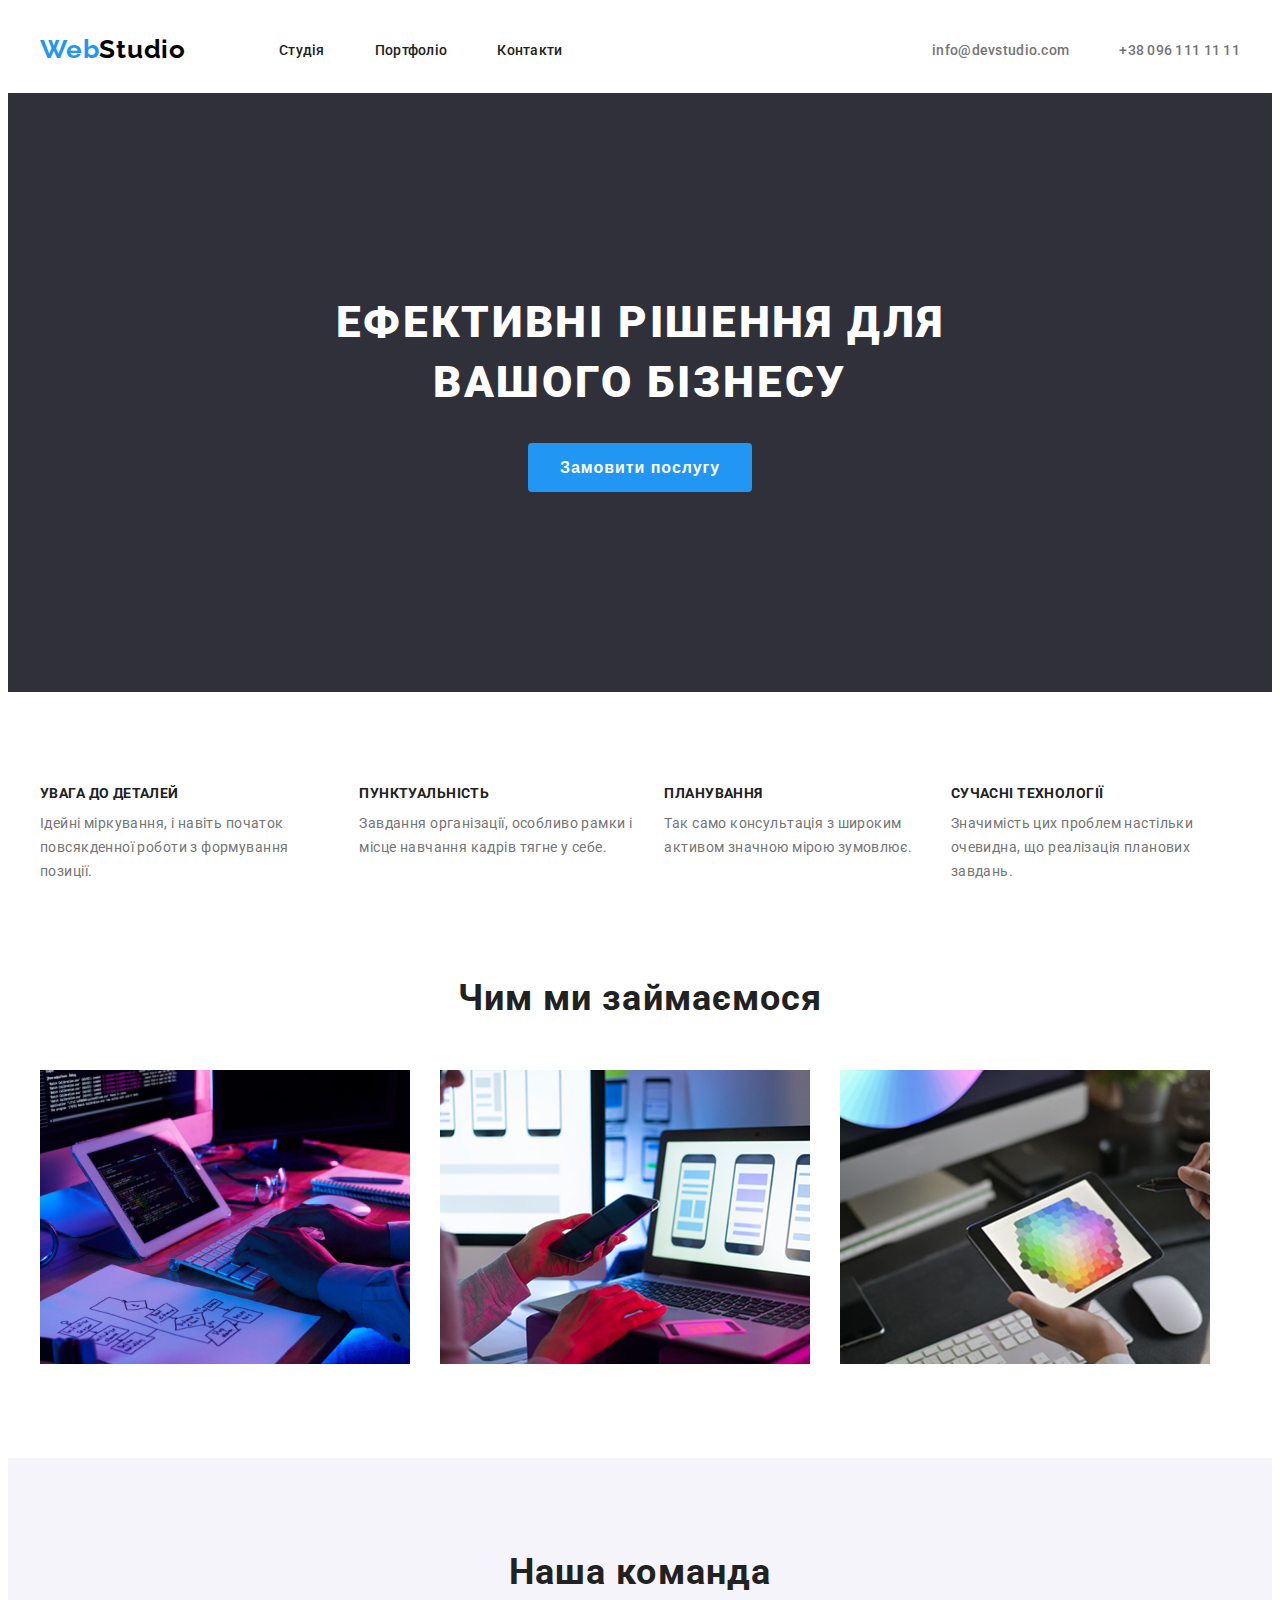
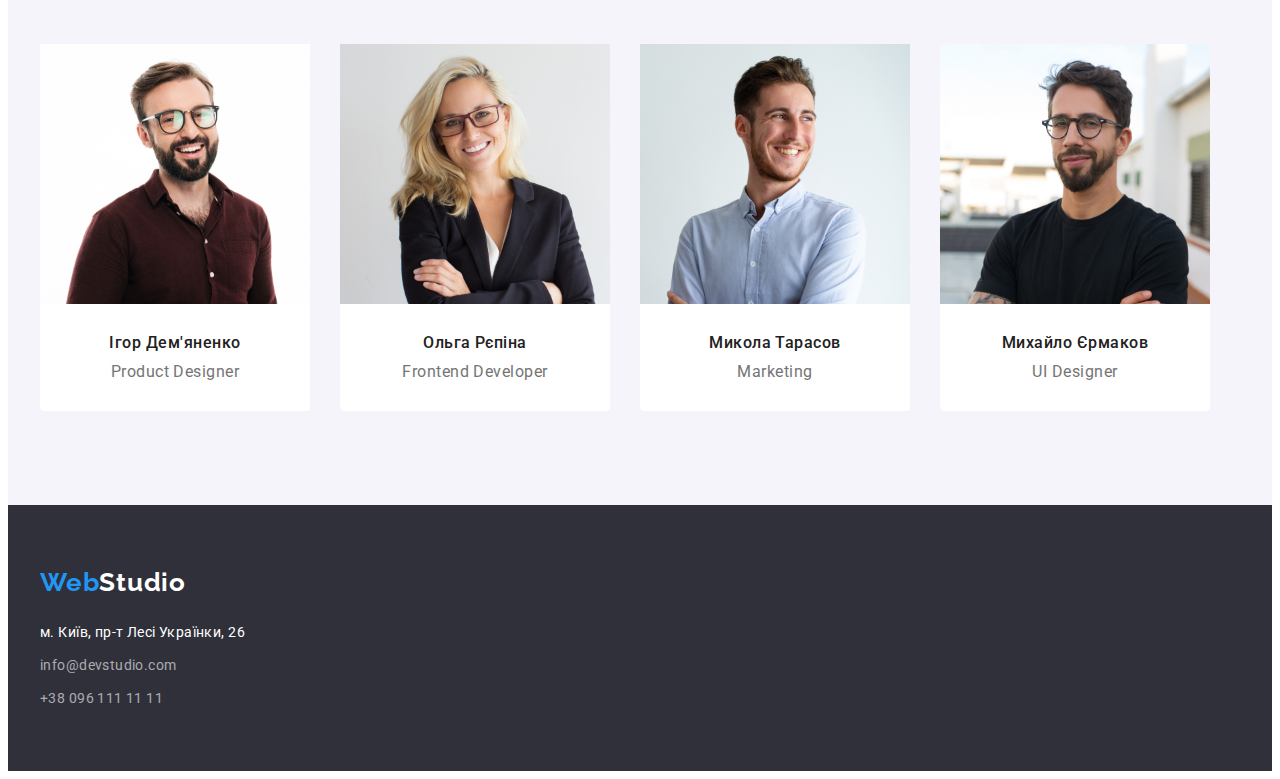
<file: index.html>
<!DOCTYPE html>
<html lang="uk">
<head>
    <meta charset="UTF-8">
    <meta name="viewport" content="width=device-width, initial-scale=1.0">
    <title>WebStudio</title>
    <link rel="stylesheet" href="https://cdnjs.cloudflare.com/ajax/libs/modern-normalize/3.0.1/modern-normalize.min.css" integrity="sha512-q6WgHqiHlKyOqslT/lgBgodhd03Wp4BEqKeW6nNtlOY4quzyG3VoQKFrieaCeSnuVseNKRGpGeDU3qPmabCANg==" crossorigin="anonymous" referrerpolicy="no-referrer" />
    <link rel="preconnect" href="https://fonts.googleapis.com">
    <link rel="preconnect" href="https://fonts.gstatic.com" crossorigin>
    <link href="https://fonts.googleapis.com/css2?family=Raleway:ital,wght@0,100..900;1,100..900&family=Roboto:ital,wght@0,100..900;1,100..900&display=swap" rel="stylesheet">
    <link rel="stylesheet" href="./css/reset.css">
    <link rel="stylesheet" href="./css/style.css">
</head>
<body class="body">
    <header class="header">
        <div class="container header-box">
            <a class="header-logo" href="./index.html" lang="en">Web<span class="header-color">Studio</span></a>
            <nav class="header-nav">
                <ul class="header-list">
                    <li class="header-item"><a class="header-link" href="./index.html">Студія</a></li>
                    <li class="header-item"><a class="header-link" href="./pages/portafolio.html">Портфоліо</a></li>
                    <li class="header-item"><a class="header-link" href="#">Контакти</a></li>
                </ul>
            </nav>
            <ul class="header-items">
                <li class="header-element"><a class="header-content" href="mailto:info@devstudio.com">info@devstudio.com</a></li>
                <li class="header-element"><a class="header-content" href="tel:+38 096 111 11 11">+38 096 111 11 11</a></li>
            </ul>
        </div>
    </header>
    <main class="main">
        <!-- hero -->
       <section class="hero">
            <div class="container hero-box">
                <h1 class="hero-title">Ефективні рішення для вашого бізнесу</h1>
                <button class="hero-btn" type="button">Замовити послугу</button> 
            </div>
       </section> 
       <!-- attention -->
       <section class="attention">
            <div class="container">
                <ul class="attention-list">
                    <li class="attention-item">
                        <h2 class="attention-title">УВАГА ДО ДЕТАЛЕЙ</h2>
                        <p class="attention-text">Ідейні міркування, і навіть початок повсякденної роботи з формування позиції.</p>
                    </li>
                    <li class="attention-item">
                        <h2 class="attention-title">ПУНКТУАЛЬНІСТЬ</h2>
                        <p class="attention-text">Завдання організації, особливо рамки і місце навчання кадрів тягне у себе.</p>
                    </li>
                    <li class="attention-item">
                        <h2 class="attention-title">ПЛАНУВАННЯ</h2>
                        <p class="attention-text">Так само консультація з широким активом значною мірою зумовлює.</p>
                    </li>
                    <li class="attention-item">
                        <h2 class="attention-title">СУЧАСНІ ТЕХНОЛОГІЇ</h2>
                        <p class="attention-text">Значимість цих проблем настільки очевидна, що реалізація планових завдань.</p>
                    </li>
                </ul>
            </div>
       </section>
       <!-- whereby -->
       <section class="whereby">
            <div class="container">
                <h2 class="whereby-title">Чим ми займаємося</h2>
                <ul class="whereby-list">
                    <li class="whereby-item"><img src="./img/box1.jpg" alt="розробка"></li>
                    <li class="whereby-item"><img src="./img/img.jpg" alt="адаптивність"></li>
                    <li class="whereby-item"><img src="./img/box3.jpg" alt="дезайн"></li>
                </ul>
            </div>
       </section>
       <!-- our -->
       <section class="our">
        <div class="container">
                <h2 class="our-title">Наша команда</h2>
                <ul class="our-list"> 
                    <li class="our-item">
                        <img class="our-img" src="./img/man1.jpg" alt="Ігор Дем'яненко">
                        <div class="our-wrapper">
                            <h3 class="our-subtitle">Ігор Дем'яненко</h3>
                            <p class="our-text" lang="en">Product Designer</p>
                        </div>
                    </li>
                    <li class="our-item">
                        <img class="our-img" src="./img/man2.jpg" alt="Ольга Рєпіна">
                        <div class="our-wrapper">
                            <h3 class="our-subtitle">Ольга Рєпіна</h3>
                            <p class="our-text" lang="en">Frontend Developer</p>
                        </div>
                    </li>
                    <li class="our-item">
                        <img class="our-img" src="./img/man3.jpg" alt="Микола Тарасов">
                        <div class="our-wrapper">
                            <h3 class="our-subtitle">Микола Тарасов</h3>
                            <p class="our-text" lang="en">Marketing</p>
                        </div>
                    </li>
                    <li class="our-item">
                        <img class="our-img" src="./img/man4.jpg" alt="Михайло Єрмаков">
                        <div class="our-wrapper">
                            <h3 class="our-subtitle">Михайло Єрмаков</h3>
                            <p class="our-text" lang="en">UI Designer</p>
                        </div>
                    </li>
                </ul>
            </div>
       </section>
    </main>
    <footer class="footer">
        <div class="container">
            <a class="footer-logo" lang="en" href="./index.html">Web<span class="footer-color">Studio</span></a>
            <address class="footer-location">
                <ul class="footer-list">
                    <li class="footer-item"><a class="footer-link" lang="en" href="https://www.google.com/maps/search/%D0%BC.+%D0%9A%D0%B8%D1%97%D0%B2,+%D0%BF%D1%80-%D1%82+%D0%9B%D0%B5%D1%81%D1%96+%D0%A3%D0%BA%D1%80%D0%B0%D1%97%D0%BD%D0%BA%D0%B8,+26/@50.4729106,30.4060483,12z/data=!3m1!4b1?entry=ttu&g_ep=EgoyMDI1MDIxMi4wIKXMDSoASAFQAw%3D%3D">м. Київ, пр-т Лесі Українки, 26</a></li>
                    <li class="footer-item"><a class="footer-link" lang="en" href="mailto:info@devstudio.com">info@devstudio.com</a></li>
                    <li class="footer-item"><a class="footer-link" href="tel:+380961111111">+38 096 111 11 11</a></li>
                </ul>
            </address>
        </div>
    </footer>
</body>
</html>
</file>
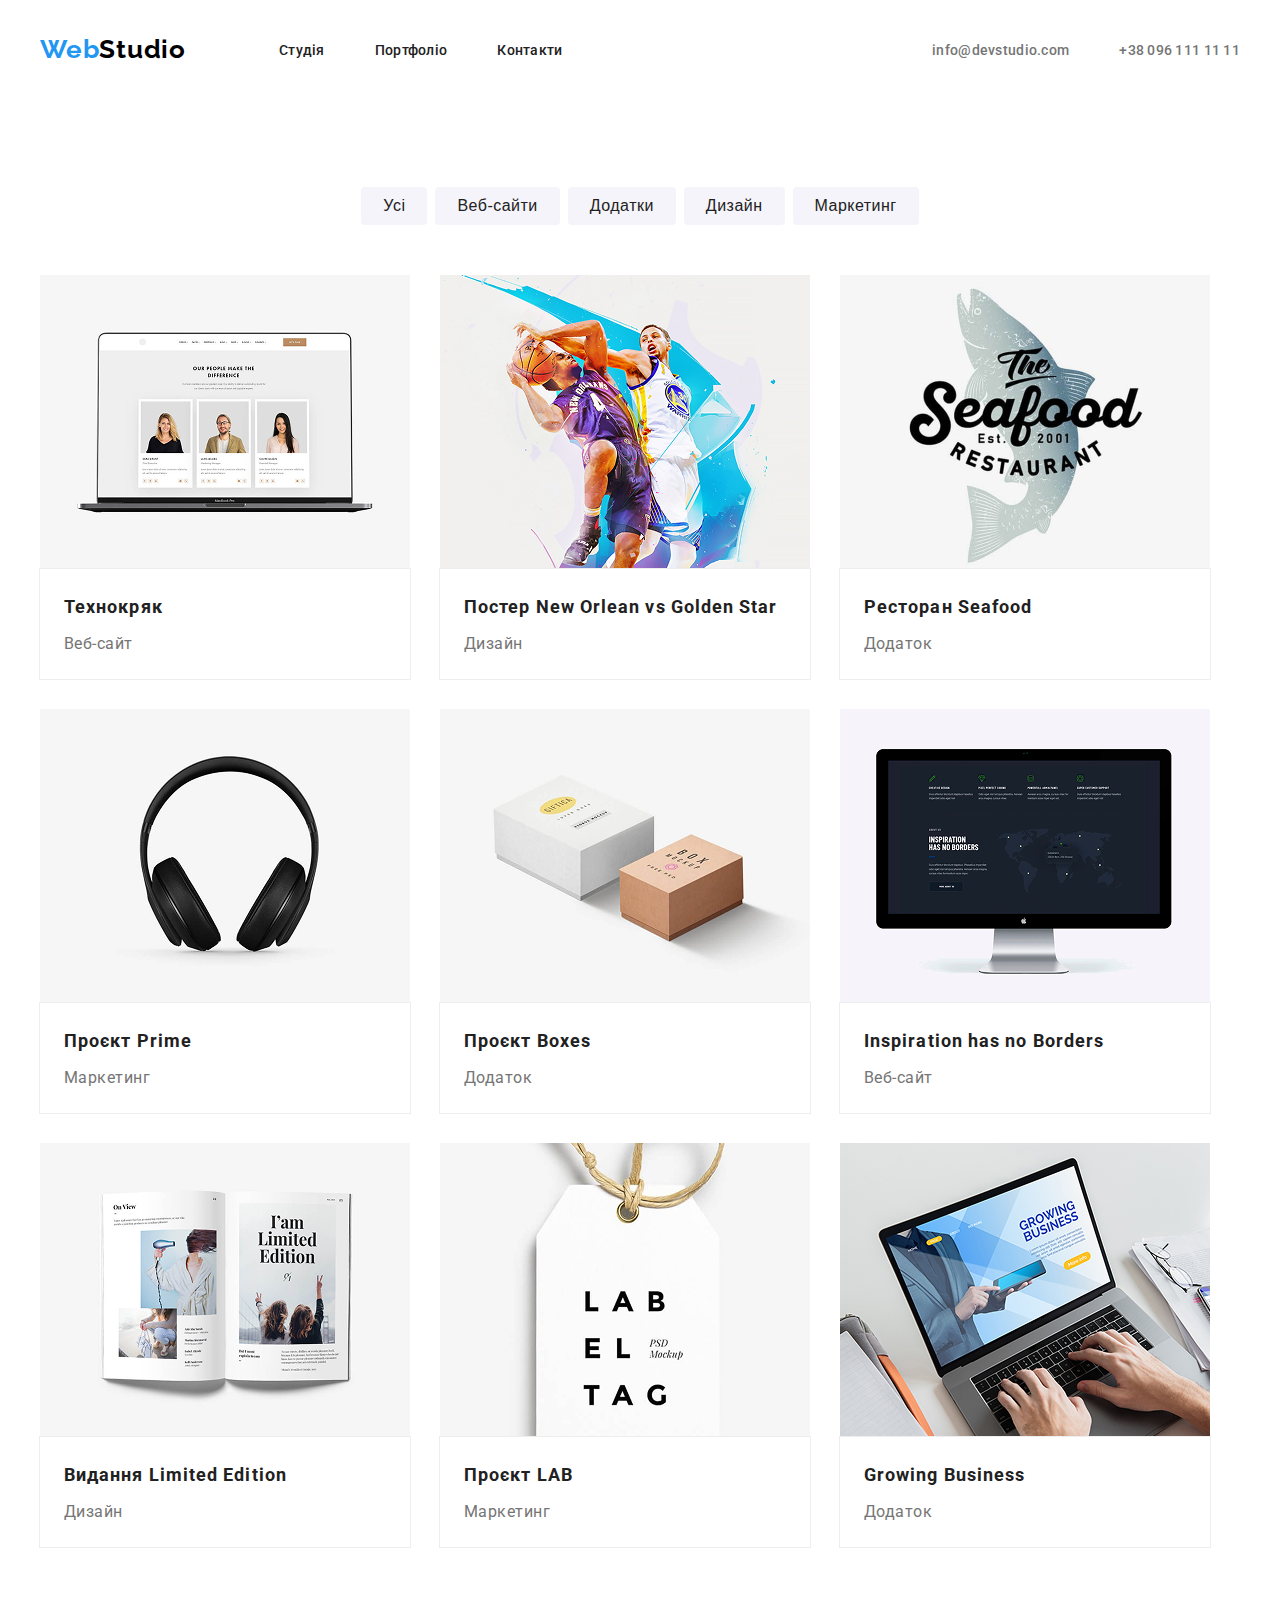
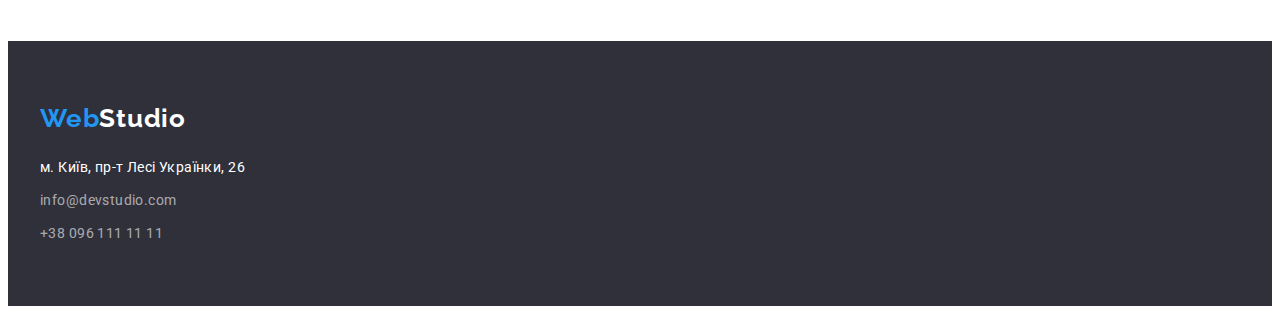
<file: pages/portafolio.html>
<!DOCTYPE html>
<html lang="uk">
<head>
    <meta charset="UTF-8">
    <meta name="viewport" content="width=device-width, initial-scale=1.0">
    <title lang="en">WebStudio</title>
    <link rel="stylesheet" href="https://cdnjs.cloudflare.com/ajax/libs/modern-normalize/3.0.1/modern-normalize.min.css" integrity="sha512-q6WgHqiHlKyOqslT/lgBgodhd03Wp4BEqKeW6nNtlOY4quzyG3VoQKFrieaCeSnuVseNKRGpGeDU3qPmabCANg==" crossorigin="anonymous" referrerpolicy="no-referrer" />
    <link rel="preconnect" href="https://fonts.googleapis.com">
    <link rel="preconnect" href="https://fonts.gstatic.com" crossorigin>
    <link href="https://fonts.googleapis.com/css2?family=Raleway:ital,wght@0,100..900;1,100..900&family=Roboto:ital,wght@0,100..900;1,100..900&display=swap" rel="stylesheet">
    <link rel="stylesheet" href="../css/reset.css">
    <link rel="stylesheet" href="../css/style.css">
</head>
<body class="body">
    <header class="header">
        <div class="container header-box">
            <a class="header-logo" lang="en" href="./index.html">Web<span class="header-color">Studio</span></a>
            <nav class="header-nav">
                <ul class="header-list">
                    <li class="header-item"><a class="header-link" href="../index.html">Студія</a></li>
                    <li class="header-item"><a class="header-link" href="./portafolio.html">Портфоліо</a></li>
                    <li class="header-item"><a class="header-link" href="#">Контакти</a></li>
                </ul>
            </nav>
            <ul class="header-items">
                <li class="header-element"><a class="header-content" href="mailto:info@devstudio.com">info@devstudio.com</a></li>
                <li class="header-element"><a class="header-content" href="tel:+38 096 111 11 11">+38 096 111 11 11</a></li>
            </ul>
        </div>
    </header>
    <main class="main">
        <!-- everybody -->
        <section class="everybody">
            <div class="container">
                <ul class="everybody-items">
                    <li class="everybody-element"><button class="everybody-btn" type="button">Усі</button></li>
                    <li class="everybody-element"><button class="everybody-btn" type="button">Веб-сайти</button></li>
                    <li class="everybody-element"><button class="everybody-btn" type="button">Додатки</button></li>
                    <li class="everybody-element"><button class="everybody-btn" type="button">Дизайн</button></li>
                    <li class="everybody-element"><button class="everybody-btn" type="button">Маркетинг</button></li>
                </ul>
                <ul class="everybody-list">
                    <li class="everybody-item">
                        <img class="everybody-img" src="../img/site1.png" alt="pc team">
                        <div class="everybody-wrapper">
                            <h2 class="everybody-title">Технокряк</h2>
                            <p class="everybody-text">Веб-сайт</p>
                        </div>
                    </li>
                    <li class="everybody-item">
                        <img class="everybody-img" src="../img/design1.png" alt="New Orlean vs Golden Star">
                        <div class="everybody-wrapper">
                            <h2 class="everybody-title" lang="en">Постер New Orlean vs Golden Star</h2>
                            <p class="everybody-text">Дизайн</p>
                        </div>
                    </li>
                    <li class="everybody-item">
                        <img class="everybody-img" src="../img/app1.png" alt="fish restuarant">
                        <div class="everybody-wrapper">
                            <h2 class="everybody-title">Ресторан Seafood</h2>
                            <p class="everybody-text">Додаток</p>
                        </div>
                    </li>
                    <li class="everybody-item">
                        <img class="everybody-img" src="../img/marketing1.png" alt="airpuds">
                        <div class="everybody-wrapper">
                            <h2 class="everybody-title">Проєкт Prime</h2>
                            <p class="everybody-text">Маркетинг</p>
                        </div>
                    </li>
                    <li class="everybody-item">
                        <img class="everybody-img" src="../img/app2.png" alt="boxes">
                        <div class="everybody-wrapper">
                            <h2 class="everybody-title">Проєкт Boxes</h2>
                            <p class="everybody-text">Додаток</p>
                        </div>
                    </li>
                    <li class="everybody-item">
                        <img class="everybody-img" src="../img/site2.png" alt="computer">
                        <div class="everybody-wrapper">
                            <h2 class="everybody-title" lang="en">Inspiration has no Borders</h2>
                            <p class="everybody-text">Веб-сайт</p>
                        </div>
                    </li>
                    <li class="everybody-item">
                        <img class="everybody-img" src="../img/design2.png" alt="book">
                        <div class="everybody-wrapper">
                            <h2 class="everybody-title" lang="en">Видання Limited Edition</h2>
                            <p class="everybody-text">Дизайн</p>
                        </div>
                    </li>
                    <li class="everybody-item">
                        <img class="everybody-img" src="../img/markting2.png" alt="lab el tag">
                        <div class="everybody-wrapper">
                            <h2 class="everybody-title">Проєкт LAB</h2>
                            <p class="everybody-text">Маркетинг</p>
                        </div>
                    </li>
                    <li class="everybody-item">
                        <img class="everybody-img" src="../img/app3.png" alt="pc,hammer and site">
                        <div class="everybody-wrapper">
                            <h2 class="everybody-title" lang="en">Growing Business</h2>
                            <p class="everybody-text">Додаток</p>
                        </div>
                    </li>
                </ul>
            </div>  
        </section>
    </main>
    <footer class="footer">
        <div class="container">
            <a class="footer-logo" lang="en" href="./index.html">Web<span class="footer-color">Studio</span></a>
            <address class="footer-location">
                <ul class="footer-list">
                    <li class="footer-item"><a class="footer-link" lang="en" href="https://www.google.com/maps/search/%D0%BC.+%D0%9A%D0%B8%D1%97%D0%B2,+%D0%BF%D1%80-%D1%82+%D0%9B%D0%B5%D1%81%D1%96+%D0%A3%D0%BA%D1%80%D0%B0%D1%97%D0%BD%D0%BA%D0%B8,+26/@50.4729106,30.4060483,12z/data=!3m1!4b1?entry=ttu&g_ep=EgoyMDI1MDIxMi4wIKXMDSoASAFQAw%3D%3D">м. Київ, пр-т Лесі Українки, 26</a></li>
                    <li class="footer-item"><a class="footer-link" lang="en" href="mailto:info@devstudio.com">info@devstudio.com</a></li>
                    <li class="footer-item"><a class="footer-link" href="tel:+380961111111">+38 096 111 11 11</a></li>
                </ul>
            </address>
        </div>
    </footer>
</body>
</html>
</file>
<file: css/style.css>
:root{
    --accent-color:#2196F3;
    --logo-color:#000;
    --text-color:#212121;
    --desk-color:#757575;
    --main-color:#FFF;
    --outline-everybody-color:#EEE;
    --footer-link: rgba(255, 255, 255, 0.60);
    --footer-and-hero-background:#2F303A;
    --button-and-our-section-background:#F5F4FA;
}

body{
    font-family: Roboto;
}

/* section header */
.header{
    padding-top: 24px;
    padding-bottom: 25px;
}

.header-box{
    display: flex;
    justify-content: center;
    align-items: center;
}

.header-logo{
    color: var(--accent-color);
    font-family: Raleway;
    font-size: 26px;
    font-weight: 700;
    line-height: 1.38;
    letter-spacing: 0.78px;
    margin-right: 93px;
}

.header-color{
    color: var(--logo-color);
}

.header-nav{
    margin-right: auto;
}

.header-list{
    display: flex;
    justify-content: center;
    align-items: center;
    gap: 50px;
}

.header-items{
    display: flex;
    justify-content: center;
    align-items: center;
    gap: 50px;
}

.header-link{
    color: var(--text-color);
    font-size: 14px;
    font-weight: 500;
    line-height: 1.14;
    letter-spacing: 0.28px;
}

.header-content{
    color: var(--desk-color);
    font-size: 14px;
    font-weight: 500;
    line-height: 1.14;
    letter-spacing: 0.28px;
}

.header-link:hover{
    color: var(--accent-color);
}

.header-content:hover{
    color: var(--accent-color);
}

/* section hero */
.hero{
    background-color: var(--footer-and-hero-background);
    padding-top: 200px;
    padding-bottom: 200px;
}

.hero-box{
    display: flex;
    align-items: center;
    justify-items: center;
    flex-direction: column;
}

.hero-title{
    color: var(--main-color);
    font-size: 44px;
    font-weight: 900;
    text-align: center;
    line-height: 1.36;
    letter-spacing: 2.64px;
    text-transform: uppercase;
    width: 696px;
    margin-bottom: 30px;
}

.hero-btn{
    color: var(--main-color);
    font-size: 16px;
    font-weight: 700;
    line-height: 1.87;
    letter-spacing: 0.96px;
    background-color: var(--accent-color);
    border-radius: 4px;
    padding: 10px 32px;
}

/* section attention */
.attention{
    padding-top: 94px;
}

.attention-list{
    display: flex;
    gap: 30px;
}

.attention-title{
    color: var(--text-color);
    font-size: 14px;
    font-weight: 700;
    line-height: 1.14;
    letter-spacing: 0.42px;
    text-transform: uppercase;
    margin-bottom: 10px;
}

.attention-text{
    color: var(--desk-color);
    font-size: 14px;
    font-weight: 400;
    line-height: 1.71;
    letter-spacing: 0.42px;
}

/* section whereby */
.whereby{
    padding-top: 94px;
    padding-bottom: 94px;
}

.whereby-title{
    color: var(--text-color);
    text-align: center;
    font-size: 36px;
    font-weight: 700;
    line-height: 1.16;
    letter-spacing: 1.08px;
    margin-bottom: 50px;
}

.whereby-list{
    display: flex;
    gap: 30px;
}


/* section наша */
.our{
    background-color: var(--button-and-our-section-background);
    padding-top: 94px;
    padding-bottom: 94px;
}

.our-title{
    color: var(--text-color);
    font-size: 36px;
    font-weight: 700;
    text-align: center;
    line-height: 1.16;
    letter-spacing: 1.08px;
    margin-bottom: 50px;
}

.our-list{
    display: flex;
    align-content: center;
    gap: 30px;
}

.our-img{
    width: 270px;
}

.our-wrapper{
    background-color: var(--main-color);
    padding: 30px 0;
    border-radius: 0px 0px 4px 4px;
}

.our-subtitle{
    color: var(--text-color);
    text-align: center;
    font-size: 16px;
    font-weight: 500;
    line-height: 1.18;
    letter-spacing: 0.48px;
    margin-bottom: 10px;
}

.our-text{
    color: var(--desk-color);
    text-align: center;
    font-size: 16px;
    font-weight: 400;
    line-height: 1.18;
    letter-spacing: 0.48px;
}

/* everybody */

.everybody{
    padding-top: 94px;
    padding-bottom: 94px;
}

.everybody-items{
    display: flex;
    justify-content: center;
    gap: 8px;
    margin-bottom: 50px;
}

.everybody-btn{
    color: var(--text-color);
    font-size: 16px;
    font-weight: 500;
    line-height: 1.62;
    letter-spacing: 0.48px;
    padding: 6px 22px;
    border-radius: 4px;
    background-color: var(--button-and-our-section-background);
}

.everybody-btn:focus{
    background-color: var(--accent-color);
    color: var(--main-color);
}

.everybody-btn:hover{
    background-color: var(--accent-color);
    color: var(--main-color);
}

.everybody-list{
    display: flex;
    flex-wrap: wrap;
    gap: 30px;
}

.everybody-img{
    width: 370px;
}

.everybody-wrapper{
    padding: 20px 24px;
    outline: 1px solid var(--outline-everybody-color);
}

.everybody-title{
    color: var(--text-color);
    font-size: 18px;
    font-weight: 700;
    line-height: 2.00;
    letter-spacing: 1.08px;
    margin-bottom: 4px;
}

.everybody-text{
    color: var(--desk-color);
    font-size: 16px;
    font-weight: 400;
    line-height: 1.87;
    letter-spacing: 0.48px;
}

/* section footer */
.footer{
    background-color: var(--footer-and-hero-background);
    padding-top: 60px;
    padding-bottom: 60px;
}

.footer-logo{
    color: var(--accent-color);
    display: block;
    font-family: Raleway;
    font-size: 26px;
    font-weight: 700;
    line-height: 1.38;
    letter-spacing: 0.78px;
    margin-bottom: 20px;
}

.footer-color{
    color: var(--main-color);
}

.footer-list{
    display: flex;
    flex-direction: column;
    gap: 9px;
}

.footer-list :first-child>.footer-link{
    color: var(--main-color);
}

.footer-link{
    color: var(--footer-link);
    font-size: 14px;
    font-weight: 400;
    line-height: 1.71;
    letter-spacing: 0.42px;
}

.container{
    width: 1200px;
    padding: 0 15px;
    margin: 0 auto;
}
</file>
